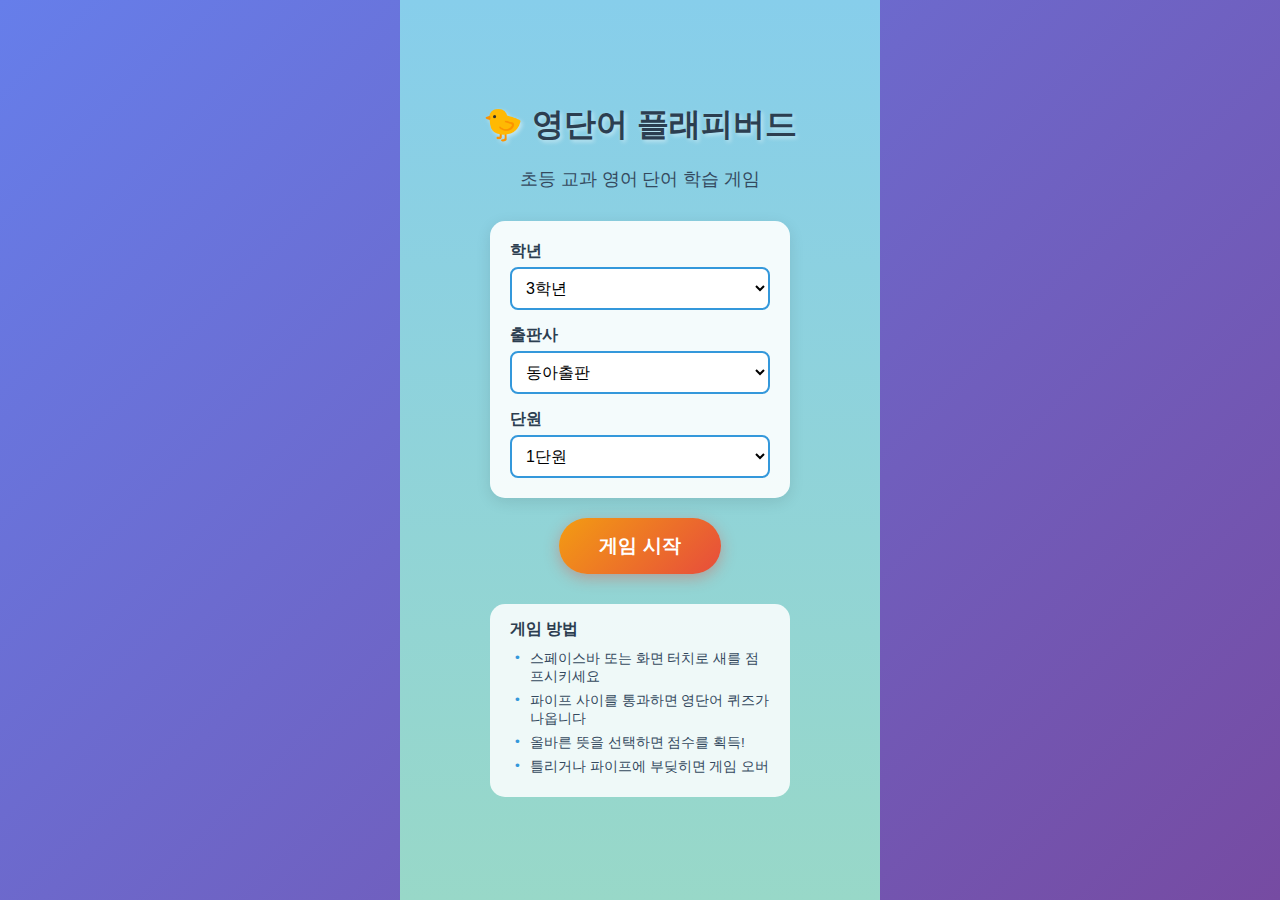
<file: index.html>
<!DOCTYPE html>
<html lang="ko">
<head>
    <meta charset="UTF-8">
    <meta name="viewport" content="width=device-width, initial-scale=1.0">
    <title>영단어 플래피버드 - 초등 교과 영어 학습</title>
    <link rel="stylesheet" href="styles.css">
</head>
<body>
    <div id="app">
        <!-- 시작 화면 -->
        <div id="start-screen" class="screen active">
            <h1>🐤 영단어 플래피버드</h1>
            <p class="subtitle">초등 교과 영어 단어 학습 게임</p>

            <div class="select-container">
                <div class="select-group">
                    <label for="grade-select">학년</label>
                    <select id="grade-select">
                        <option value="3">3학년</option>
                        <option value="4">4학년</option>
                        <option value="5">5학년</option>
                        <option value="6">6학년</option>
                    </select>
                </div>

                <div class="select-group">
                    <label for="publisher-select">출판사</label>
                    <select id="publisher-select">
                        <option value="DK">동아출판</option>
                        <option value="DA">대교</option>
                        <option value="CJ">천재교육</option>
                        <option value="YBMC">YBM (최희경)</option>
                        <option value="YBMK">YBM (김혜리)</option>
                        <option value="MN">미래엔</option>
                        <option value="CJL">천재교육 (이재근)</option>
                        <option value="CJK">천재교육 (김)</option>
                        <option value="IC">아이스크림</option>
                    </select>
                </div>

                <div class="select-group">
                    <label for="lesson-select">단원</label>
                    <select id="lesson-select">
                        <!-- 동적으로 생성됨 -->
                    </select>
                </div>
            </div>

            <button id="start-btn" class="btn-primary">게임 시작</button>
            <p id="loading-text" class="loading-text hidden">문제를 불러오는 중...</p>
            <p id="error-text" class="error-text hidden"></p>

            <div class="how-to-play">
                <h3>게임 방법</h3>
                <ul>
                    <li>스페이스바 또는 화면 터치로 새를 점프시키세요</li>
                    <li>파이프 사이를 통과하면 영단어 퀴즈가 나옵니다</li>
                    <li>올바른 뜻을 선택하면 점수를 획득!</li>
                    <li>틀리거나 파이프에 부딪히면 게임 오버</li>
                </ul>
            </div>
        </div>

        <!-- 게임 화면 -->
        <div id="game-screen" class="screen">
            <div class="game-header">
                <div class="score-display">
                    <span>점수: </span><span id="score">0</span>
                </div>
                <div class="word-count-display">
                    <span>남은 단어: </span><span id="word-count">0</span>
                </div>
            </div>

            <canvas id="game-canvas"></canvas>

            <!-- 퀴즈 모달 -->
            <div id="quiz-modal" class="modal hidden">
                <div class="modal-content quiz-content">
                    <h2 id="quiz-word" class="quiz-word"></h2>
                    <p class="quiz-instruction">올바른 뜻을 선택하세요!</p>
                    <div id="quiz-options" class="quiz-options">
                        <!-- 동적으로 생성됨 -->
                    </div>
                </div>
            </div>
        </div>

        <!-- 게임 오버 화면 -->
        <div id="gameover-screen" class="screen">
            <h2>게임 오버!</h2>
            <div class="final-score">
                <p>최종 점수</p>
                <span id="final-score">0</span>
            </div>
            <div class="stats">
                <p>맞힌 단어: <span id="correct-count">0</span>개</p>
                <p>틀린 단어: <span id="wrong-count">0</span>개</p>
            </div>
            <div class="gameover-buttons">
                <button id="retry-btn" class="btn-primary">다시 하기</button>
                <button id="home-btn" class="btn-secondary">처음으로</button>
            </div>
        </div>
    </div>

    <script src="fallback-data.js"></script>
    <script src="api.js"></script>
    <script src="game.js"></script>
    <script src="app.js"></script>
</body>
</html>
</file>
<file: styles.css>
* {
    margin: 0;
    padding: 0;
    box-sizing: border-box;
}

body {
    font-family: 'Segoe UI', Tahoma, Geneva, Verdana, sans-serif;
    background: linear-gradient(135deg, #667eea 0%, #764ba2 100%);
    min-height: 100vh;
    display: flex;
    justify-content: center;
    align-items: center;
}

#app {
    width: 100%;
    max-width: 480px;
    min-height: 100vh;
    background: #87CEEB;
    position: relative;
    overflow: hidden;
}

.screen {
    display: none;
    flex-direction: column;
    align-items: center;
    padding: 20px;
    min-height: 100vh;
}

.screen.active {
    display: flex;
}

/* 시작 화면 */
#start-screen {
    background: linear-gradient(180deg, #87CEEB 0%, #98D8C8 100%);
    justify-content: center;
    gap: 20px;
}

#start-screen h1 {
    font-size: 2rem;
    color: #2c3e50;
    text-shadow: 2px 2px 4px rgba(255,255,255,0.5);
}

.subtitle {
    color: #34495e;
    font-size: 1.1rem;
    margin-bottom: 10px;
}

.select-container {
    background: rgba(255,255,255,0.9);
    padding: 20px;
    border-radius: 15px;
    width: 100%;
    max-width: 300px;
    box-shadow: 0 4px 15px rgba(0,0,0,0.1);
}

.select-group {
    margin-bottom: 15px;
}

.select-group:last-child {
    margin-bottom: 0;
}

.select-group label {
    display: block;
    margin-bottom: 5px;
    color: #2c3e50;
    font-weight: 600;
}

.select-group select {
    width: 100%;
    padding: 10px;
    border: 2px solid #3498db;
    border-radius: 8px;
    font-size: 1rem;
    background: white;
    cursor: pointer;
}

.select-group select:focus {
    outline: none;
    border-color: #2980b9;
}

.btn-primary {
    background: linear-gradient(135deg, #f39c12 0%, #e74c3c 100%);
    color: white;
    border: none;
    padding: 15px 40px;
    font-size: 1.2rem;
    border-radius: 30px;
    cursor: pointer;
    box-shadow: 0 4px 15px rgba(231, 76, 60, 0.4);
    transition: transform 0.2s, box-shadow 0.2s;
    font-weight: bold;
}

.btn-primary:hover {
    transform: translateY(-2px);
    box-shadow: 0 6px 20px rgba(231, 76, 60, 0.5);
}

.btn-primary:active {
    transform: translateY(0);
}

.btn-secondary {
    background: #95a5a6;
    color: white;
    border: none;
    padding: 15px 40px;
    font-size: 1.1rem;
    border-radius: 30px;
    cursor: pointer;
    transition: background 0.2s;
}

.btn-secondary:hover {
    background: #7f8c8d;
}

.loading-text {
    color: #2980b9;
    font-style: italic;
}

.error-text {
    color: #e74c3c;
    font-weight: 500;
}

.hidden {
    display: none !important;
}

.how-to-play {
    background: rgba(255,255,255,0.85);
    padding: 15px 20px;
    border-radius: 15px;
    width: 100%;
    max-width: 300px;
    margin-top: 10px;
}

.how-to-play h3 {
    color: #2c3e50;
    margin-bottom: 10px;
    font-size: 1rem;
}

.how-to-play ul {
    list-style: none;
    padding-left: 0;
}

.how-to-play li {
    color: #34495e;
    font-size: 0.85rem;
    margin-bottom: 6px;
    padding-left: 20px;
    position: relative;
}

.how-to-play li::before {
    content: "•";
    position: absolute;
    left: 5px;
    color: #3498db;
}

/* 게임 화면 */
#game-screen {
    padding: 0;
    background: #87CEEB;
}

.game-header {
    width: 100%;
    display: flex;
    justify-content: space-between;
    padding: 10px 20px;
    background: rgba(0,0,0,0.2);
    color: white;
    font-weight: bold;
    font-size: 1.1rem;
}

#game-canvas {
    display: block;
    background: #87CEEB;
}

/* 퀴즈 모달 */
.modal {
    position: fixed;
    top: 0;
    left: 0;
    width: 100%;
    height: 100%;
    background: rgba(0,0,0,0.7);
    display: flex;
    justify-content: center;
    align-items: center;
    z-index: 100;
}

.modal-content {
    background: white;
    padding: 30px;
    border-radius: 20px;
    text-align: center;
    max-width: 350px;
    width: 90%;
    animation: modalPop 0.3s ease;
}

@keyframes modalPop {
    from {
        transform: scale(0.8);
        opacity: 0;
    }
    to {
        transform: scale(1);
        opacity: 1;
    }
}

.quiz-word {
    font-size: 2.5rem;
    color: #2c3e50;
    margin-bottom: 10px;
}

.quiz-instruction {
    color: #7f8c8d;
    margin-bottom: 20px;
}

.quiz-options {
    display: flex;
    flex-direction: column;
    gap: 10px;
}

.quiz-option {
    background: linear-gradient(135deg, #3498db 0%, #2980b9 100%);
    color: white;
    border: none;
    padding: 15px 20px;
    font-size: 1.1rem;
    border-radius: 10px;
    cursor: pointer;
    transition: transform 0.2s, box-shadow 0.2s;
}

.quiz-option:hover {
    transform: scale(1.02);
    box-shadow: 0 4px 15px rgba(52, 152, 219, 0.4);
}

.quiz-option.correct {
    background: linear-gradient(135deg, #27ae60 0%, #2ecc71 100%);
    animation: pulse 0.5s ease;
}

.quiz-option.wrong {
    background: linear-gradient(135deg, #e74c3c 0%, #c0392b 100%);
    animation: shake 0.5s ease;
}

@keyframes pulse {
    0%, 100% { transform: scale(1); }
    50% { transform: scale(1.05); }
}

@keyframes shake {
    0%, 100% { transform: translateX(0); }
    25% { transform: translateX(-5px); }
    75% { transform: translateX(5px); }
}

/* 게임 오버 화면 */
#gameover-screen {
    background: linear-gradient(180deg, #e74c3c 0%, #c0392b 100%);
    justify-content: center;
    gap: 25px;
    color: white;
}

#gameover-screen h2 {
    font-size: 2.5rem;
    text-shadow: 2px 2px 4px rgba(0,0,0,0.3);
}

.final-score {
    background: rgba(255,255,255,0.2);
    padding: 20px 40px;
    border-radius: 15px;
    text-align: center;
}

.final-score p {
    font-size: 1rem;
    margin-bottom: 5px;
}

.final-score span {
    font-size: 3rem;
    font-weight: bold;
}

.stats {
    font-size: 1.1rem;
}

.stats p {
    margin-bottom: 8px;
}

.gameover-buttons {
    display: flex;
    flex-direction: column;
    gap: 10px;
    width: 100%;
    max-width: 250px;
}

/* 반응형 */
@media (max-width: 480px) {
    #start-screen h1 {
        font-size: 1.6rem;
    }

    .quiz-word {
        font-size: 2rem;
    }
}
</file>
